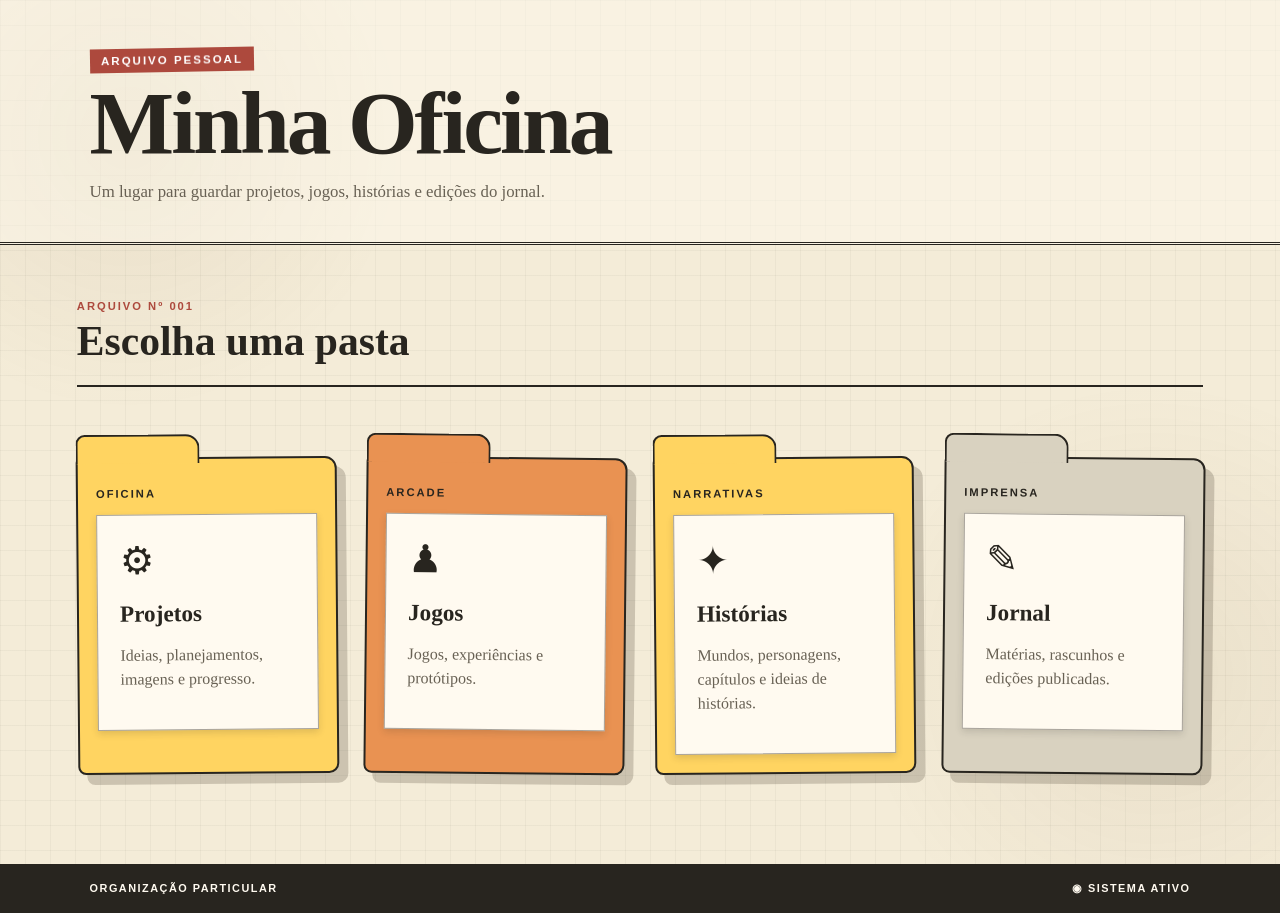
<file: index.html>
<!DOCTYPE html>
<html lang="pt-BR">
<head>
  <meta charset="UTF-8">
  <meta name="viewport" content="width=device-width, initial-scale=1.0">
  <title>Minha Oficina</title>
  <link rel="stylesheet" href="css/style.css">
</head>
<body class="pagina-inicial">
  <header class="cabecalho">
    <div>
      <p class="etiqueta">ARQUIVO PESSOAL</p>
      <h1>Minha Oficina</h1>
      <p class="subtitulo">Um lugar para guardar projetos, jogos, histórias e edições do jornal.</p>
    </div>
  </header>
  <main class="conteudo">
    <section>
      <div class="titulo-secao">
        <div>
          <p class="numero-arquivo">ARQUIVO Nº 001</p>
          <h2>Escolha uma pasta</h2>
        </div>
      </div>
      <div class="grade-pastas">
        <a class="pasta pasta-projetos" href="projetos/">
          <span class="aba-pasta">OFICINA</span>
          <div class="papel-interno">
            <span class="icone">⚙</span>
            <h3>Projetos</h3>
            <p>Ideias, planejamentos, imagens e progresso.</p>
          </div>
        </a>
        <a class="pasta pasta-jogos" href="jogos/">
          <span class="aba-pasta">ARCADE</span>
          <div class="papel-interno">
            <span class="icone">♟</span>
            <h3>Jogos</h3>
            <p>Jogos, experiências e protótipos.</p>
          </div>
        </a>
        <a class="pasta pasta-historias" href="historias/">
          <span class="aba-pasta">NARRATIVAS</span>
          <div class="papel-interno">
            <span class="icone">✦</span>
            <h3>Histórias</h3>
            <p>Mundos, personagens, capítulos e ideias de histórias.</p>
          </div>
        </a>
        <a class="pasta pasta-jornal" href="jornais/">
          <span class="aba-pasta">IMPRENSA</span>
          <div class="papel-interno">
            <span class="icone">✎</span>
            <h3>Jornal</h3>
            <p>Matérias, rascunhos e edições publicadas.</p>
          </div>
        </a>
      </div>
    </section>
  </main>
  <footer>
    <span>ORGANIZAÇÃO PARTICULAR</span>
    <span>◉ SISTEMA ATIVO</span>
  </footer>
</body>
</html>
</file>
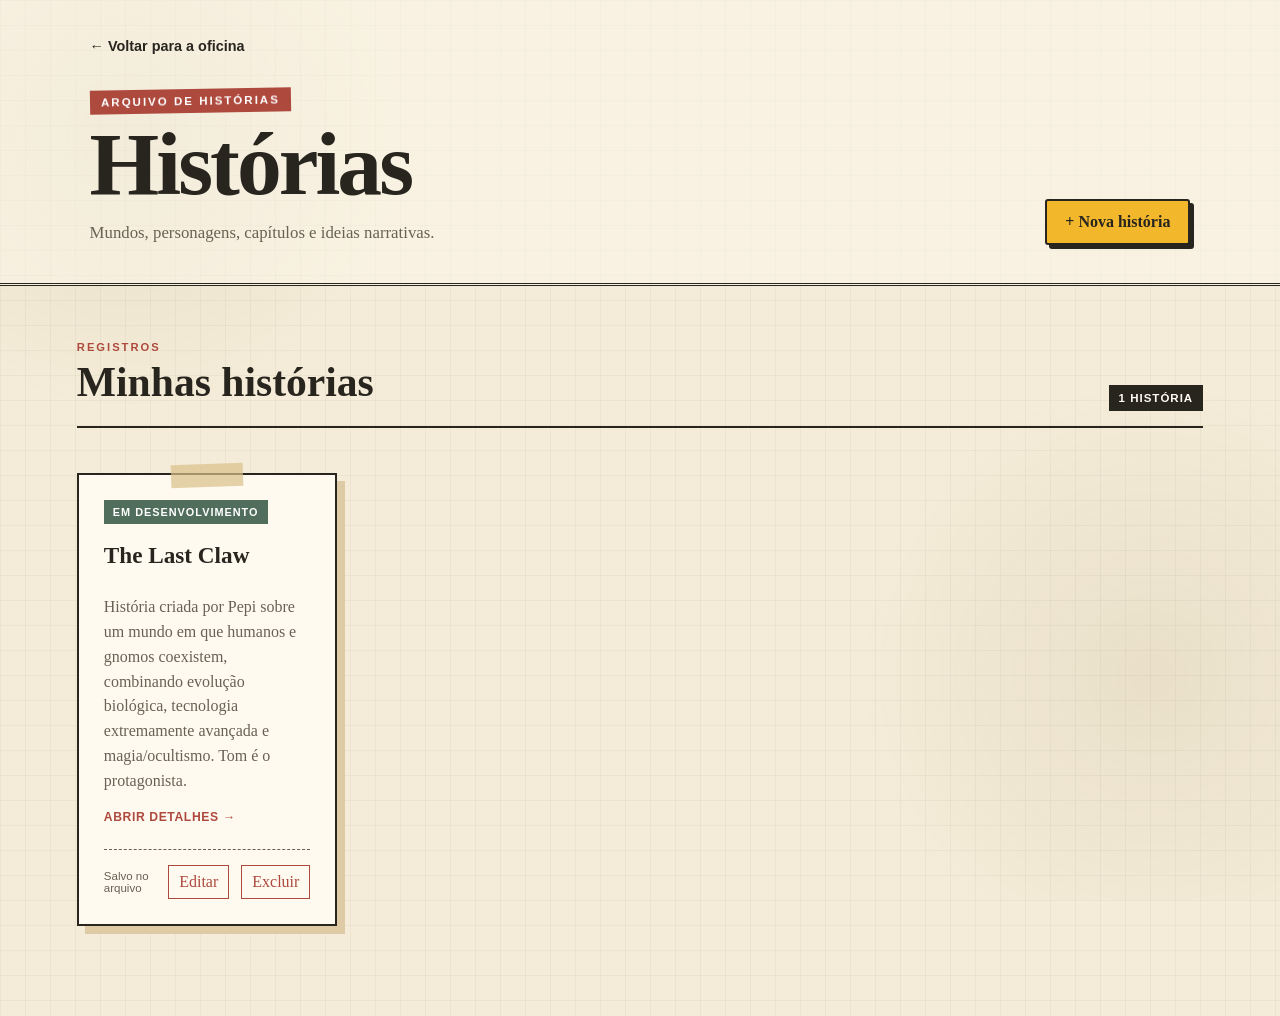
<file: historias/index.html>
<!DOCTYPE html>
<html lang="pt-BR"><head><meta charset="UTF-8"><meta name="viewport" content="width=device-width,initial-scale=1.0"><title>Histórias | Minha Oficina</title><link rel="stylesheet" href="../css/style.css"></head>
<body data-tipo="historias" data-fonte="../dados/historias.json"><header class="cabecalho"><div><a class="voltar" href="../index.html">← Voltar para a oficina</a><p class="etiqueta">ARQUIVO DE HISTÓRIAS</p><h1>Histórias</h1><p class="subtitulo">Mundos, personagens, capítulos e ideias narrativas.</p></div><button class="botao-novo" id="abrir-formulario">+ Nova história</button></header>
<main class="conteudo"><section><div class="titulo-secao"><div><p class="numero-arquivo">REGISTROS</p><h2>Minhas histórias</h2></div><span class="contador" id="contador">0 histórias</span></div><div id="lista-itens" class="grade-itens"></div><div id="lista-vazia" class="lista-vazia"><span>✦</span><h3>Nenhuma história arquivada</h3><p>Use o botão acima para criar o primeiro registro.</p></div></section></main>
<dialog id="formulario-dialogo"><form id="formulario-item"><div class="topo-formulario"><div><p class="numero-arquivo">NOVO REGISTRO</p><h2>Nova história</h2></div><button type="button" id="fechar-formulario" class="botao-fechar" aria-label="Fechar">×</button></div><label>Nome da história<input id="nome-item" type="text" maxlength="120" required></label><label>Descrição<textarea id="descricao-item" rows="6" maxlength="1500"></textarea></label><label>Status<select id="status-item"><option>Ideia</option><option>Planejamento</option><option>Em desenvolvimento</option><option>Pausado</option><option>Concluído</option></select></label><div class="acoes-formulario"><button type="button" class="botao-secundario" id="cancelar-formulario">Cancelar</button><button type="submit">Criar</button></div></form></dialog><script src="../js/app.js?v=20260912-historias"></script></body></html>
</file>
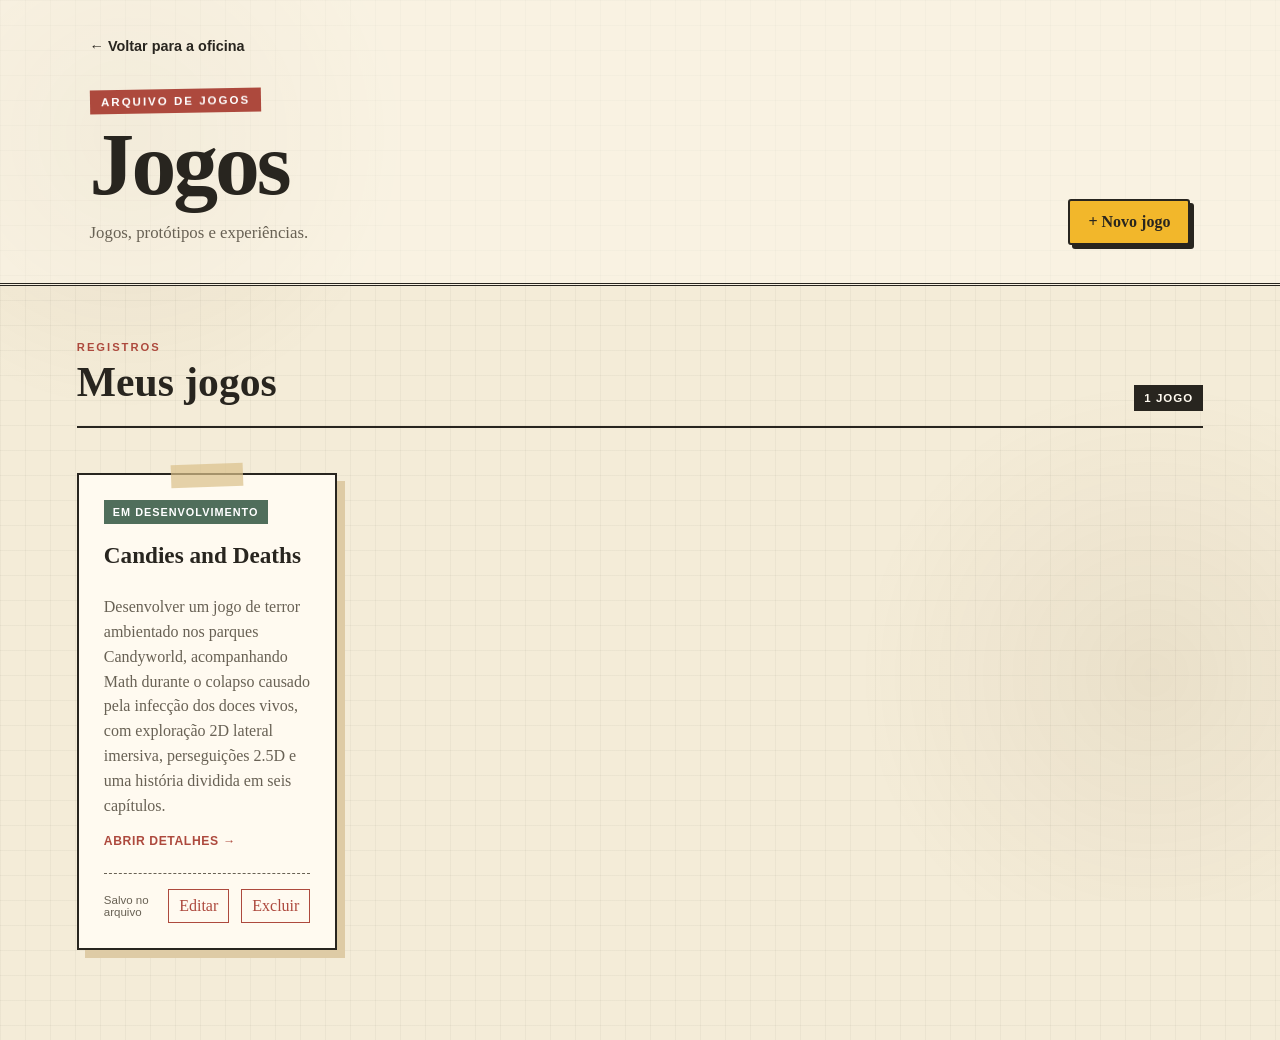
<file: jogos/index.html>
<!DOCTYPE html>
<html lang="pt-BR"><head><meta charset="UTF-8"><meta name="viewport" content="width=device-width,initial-scale=1.0"><title>Jogos | Minha Oficina</title><link rel="stylesheet" href="../css/style.css"></head>
<body data-tipo="jogos" data-fonte="../dados/jogos.json"><header class="cabecalho"><div><a class="voltar" href="../index.html">← Voltar para a oficina</a><p class="etiqueta">ARQUIVO DE JOGOS</p><h1>Jogos</h1><p class="subtitulo">Jogos, protótipos e experiências.</p></div><button class="botao-novo" id="abrir-formulario">+ Novo jogo</button></header>
<main class="conteudo"><section><div class="titulo-secao"><div><p class="numero-arquivo">REGISTROS</p><h2>Meus jogos</h2></div><span class="contador" id="contador">0 jogos</span></div><div id="lista-itens" class="grade-itens"></div><div id="lista-vazia" class="lista-vazia"><span>♟</span><h3>Nenhum jogo arquivado</h3><p>Use o botão acima para criar o primeiro registro.</p></div></section></main>
<dialog id="formulario-dialogo"><form id="formulario-item"><div class="topo-formulario"><div><p class="numero-arquivo">NOVO REGISTRO</p><h2>Novo jogo</h2></div><button type="button" id="fechar-formulario" class="botao-fechar" aria-label="Fechar">×</button></div><label>Nome do jogo<input id="nome-item" type="text" maxlength="120" required></label><label>Descrição<textarea id="descricao-item" rows="6" maxlength="1500"></textarea></label><label>Status<select id="status-item"><option>Ideia</option><option>Protótipo</option><option>Em desenvolvimento</option><option>Pausado</option><option>Finalizado</option></select></label><div class="acoes-formulario"><button type="button" class="botao-secundario" id="cancelar-formulario">Cancelar</button><button type="submit">Criar</button></div></form></dialog><script src="../js/app.js?v=20260912-3"></script></body></html>
</file>
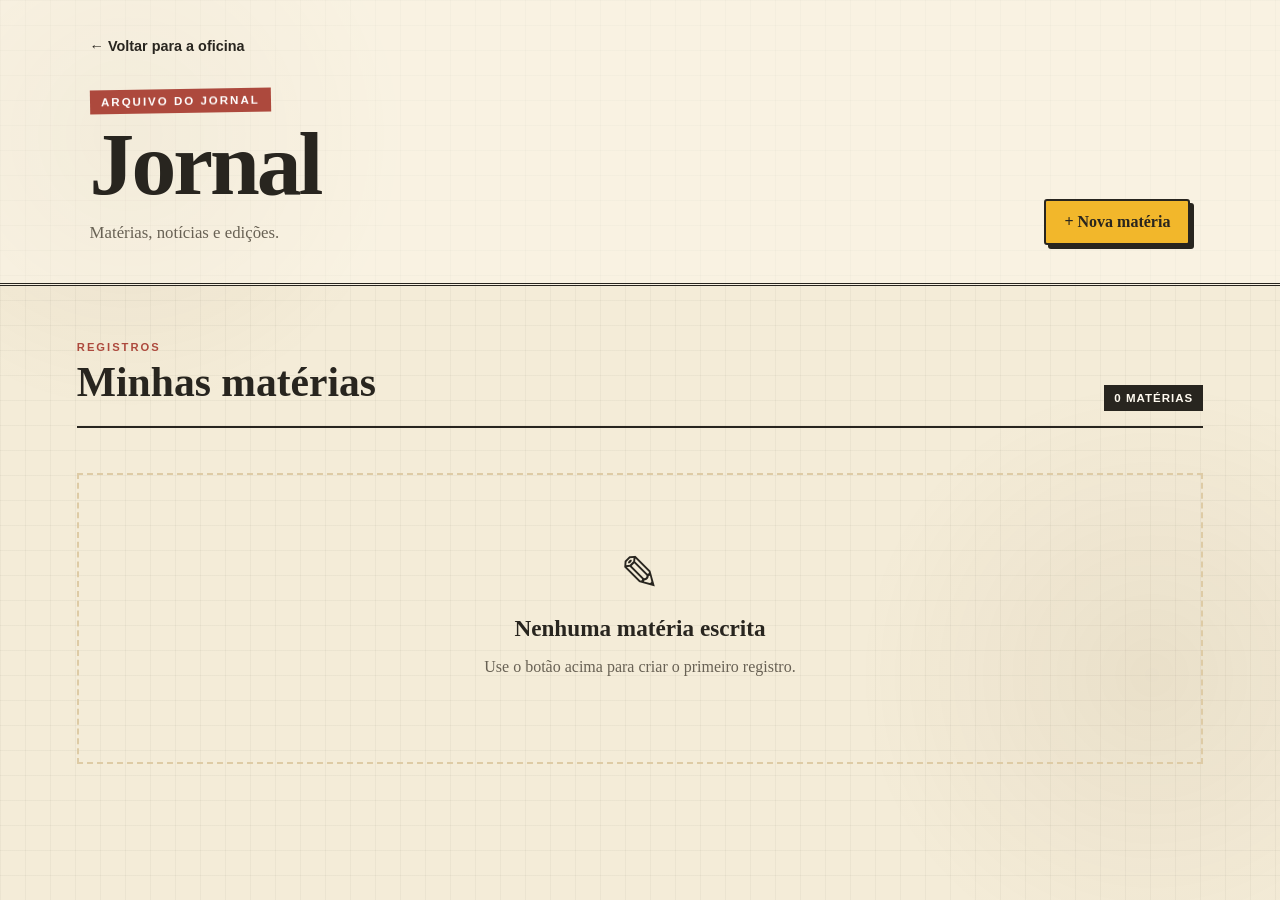
<file: jornais/index.html>
<!DOCTYPE html>
<html lang="pt-BR"><head><meta charset="UTF-8"><meta name="viewport" content="width=device-width,initial-scale=1.0"><title>Jornal | Minha Oficina</title><link rel="stylesheet" href="../css/style.css"></head>
<body data-tipo="jornal" data-fonte="../dados/jornal.json" class="pagina-jornal"><header class="cabecalho"><div><a class="voltar" href="../index.html">← Voltar para a oficina</a><p class="etiqueta">ARQUIVO DO JORNAL</p><h1>Jornal</h1><p class="subtitulo">Matérias, notícias e edições.</p></div><button class="botao-novo" id="abrir-formulario">+ Nova matéria</button></header>
<main class="conteudo"><section><div class="titulo-secao"><div><p class="numero-arquivo">REGISTROS</p><h2>Minhas matérias</h2></div><span class="contador" id="contador">0 matérias</span></div><div id="lista-itens" class="grade-itens grade-jornal"></div><div id="lista-vazia" class="lista-vazia"><span>✎</span><h3>Nenhuma matéria escrita</h3><p>Use o botão acima para criar o primeiro registro.</p></div></section></main>
<dialog id="formulario-dialogo"><form id="formulario-item"><div class="topo-formulario"><div><p class="numero-arquivo">NOVO REGISTRO</p><h2>Nova matéria</h2></div><button type="button" id="fechar-formulario" class="botao-fechar" aria-label="Fechar">×</button></div><label>Manchete<input id="nome-item" type="text" maxlength="120" required></label><label>Resumo<textarea id="descricao-item" rows="6" maxlength="1500"></textarea></label><label>Status<select id="status-item"><option>Rascunho</option><option>Em revisão</option><option>Pronta</option><option>Publicada</option></select></label><div class="acoes-formulario"><button type="button" class="botao-secundario" id="cancelar-formulario">Cancelar</button><button type="submit">Criar</button></div></form></dialog><script src="../js/app.js?v=20260912-3"></script></body></html>
</file>
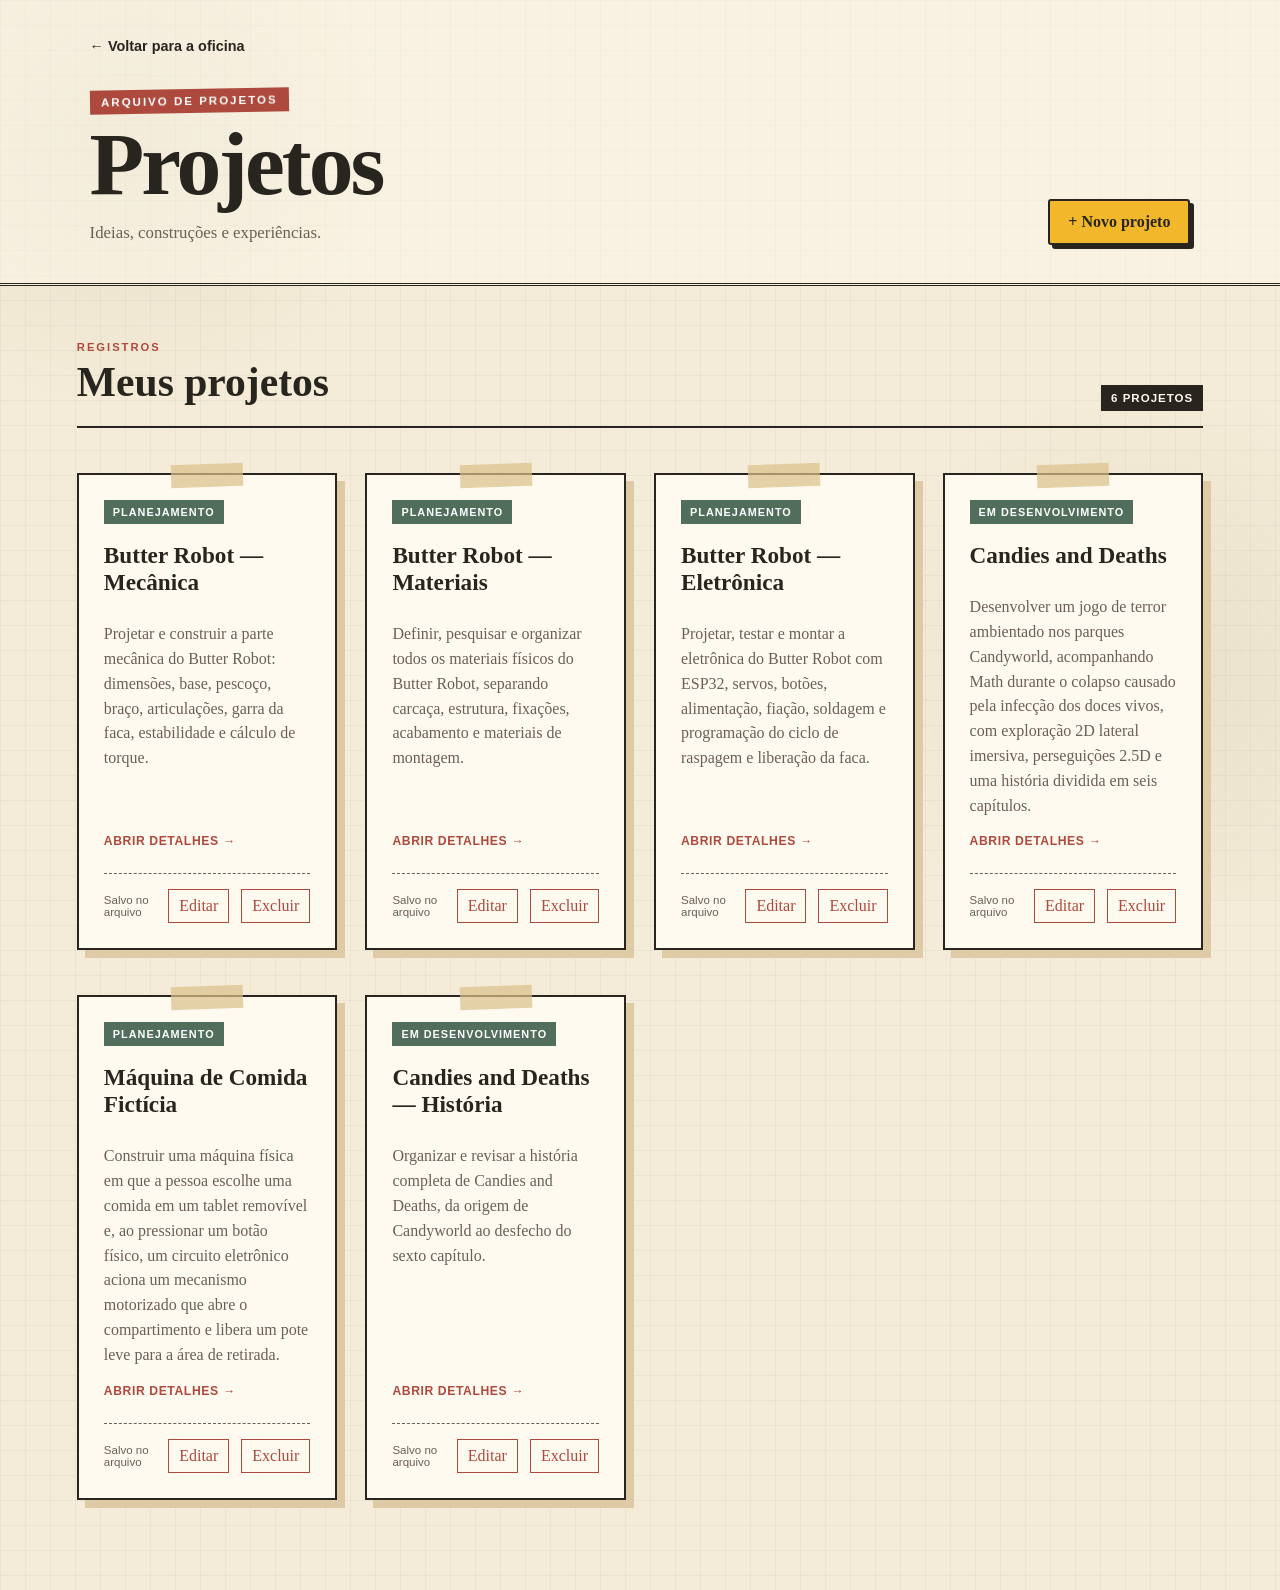
<file: projetos/index.html>
<!DOCTYPE html>
<html lang="pt-BR"><head><meta charset="UTF-8"><meta name="viewport" content="width=device-width,initial-scale=1.0"><title>Projetos | Minha Oficina</title><link rel="stylesheet" href="../css/style.css"></head>
<body data-tipo="projetos" data-fonte="../dados/projetos.json"><header class="cabecalho"><div><a class="voltar" href="../index.html">← Voltar para a oficina</a><p class="etiqueta">ARQUIVO DE PROJETOS</p><h1>Projetos</h1><p class="subtitulo">Ideias, construções e experiências.</p></div><button class="botao-novo" id="abrir-formulario">+ Novo projeto</button></header>
<main class="conteudo"><section><div class="titulo-secao"><div><p class="numero-arquivo">REGISTROS</p><h2>Meus projetos</h2></div><span class="contador" id="contador">0 projetos</span></div><div id="lista-itens" class="grade-itens"></div><div id="lista-vazia" class="lista-vazia"><span>⚙</span><h3>Nenhum projeto arquivado</h3><p>Use o botão acima para criar o primeiro registro.</p></div></section></main>
<dialog id="formulario-dialogo"><form id="formulario-item"><div class="topo-formulario"><div><p class="numero-arquivo">NOVO REGISTRO</p><h2>Novo projeto</h2></div><button type="button" id="fechar-formulario" class="botao-fechar" aria-label="Fechar">×</button></div><label>Nome do projeto<input id="nome-item" type="text" maxlength="120" required></label><label>Descrição<textarea id="descricao-item" rows="6" maxlength="1500"></textarea></label><label>Status<select id="status-item"><option>Ideia</option><option>Planejamento</option><option>Em andamento</option><option>Pausado</option><option>Concluído</option></select></label><div class="acoes-formulario"><button type="button" class="botao-secundario" id="cancelar-formulario">Cancelar</button><button type="submit">Criar</button></div></form></dialog><script src="../js/app.js?v=20260912-3"></script></body></html>
</file>
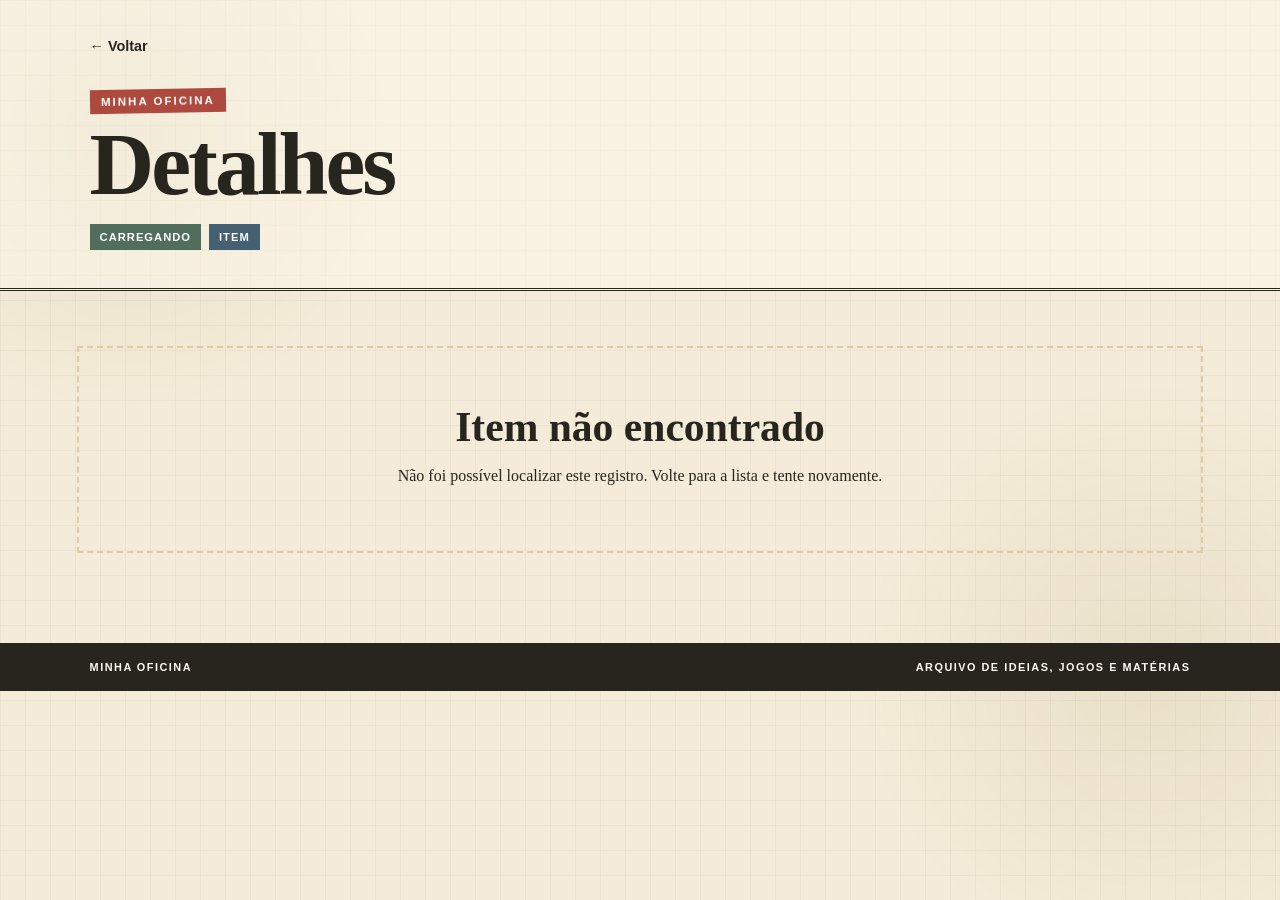
<file: detalhes.html>
<!DOCTYPE html>
<html lang="pt-BR">
<head>
  <meta charset="UTF-8">
  <meta name="viewport" content="width=device-width, initial-scale=1.0">
  <title>Detalhes | Minha Oficina</title>
  <link rel="stylesheet" href="css/style.css?v=20260912-editor-1">
</head>
<body>
  <header class="cabecalho cabecalho-projeto">
    <div class="identidade-projeto">
      <a class="voltar" id="voltar-lista" href="./">← Voltar</a>
      <span class="etiqueta">MINHA OFICINA</span>
      <h1 id="titulo-item">Detalhes</h1>
      <div class="metadados-projeto">
        <span class="selo-detalhe" id="status-item-detalhe">Carregando</span>
        <span class="selo-detalhe secundario" id="categoria-item">Item</span>
      </div>
    </div>
  </header>

  <main class="conteudo">
    <div id="detalhes-carregando" class="detalhes-carregando">Carregando detalhes...</div>
    <div id="detalhes-erro" class="detalhes-erro" hidden>
      <h2>Item não encontrado</h2>
      <p>Não foi possível localizar este registro. Volte para a lista e tente novamente.</p>
    </div>

    <article id="detalhes-item" hidden>
      <p class="objetivo-destaque" id="objetivo-item"></p>

      <nav class="abas-detalhe" aria-label="Seções do item">
        <button class="aba-detalhe ativa" type="button" data-painel="visao-geral">Visão geral</button>
        <button class="aba-detalhe" type="button" data-painel="conteudo-completo">Conteúdo completo</button>
        <button class="aba-detalhe" type="button" data-painel="etapas">Etapas</button>
        <button class="aba-detalhe" type="button" data-painel="materiais">Materiais</button>
        <button class="aba-detalhe" type="button" data-painel="imagens">Imagens</button>
        <button class="aba-detalhe" type="button" data-painel="anotacoes">Anotações</button>
      </nav>

      <section class="painel-detalhe ativo" id="visao-geral"></section>
      <section class="painel-detalhe" id="conteudo-completo"></section>
      <section class="painel-detalhe" id="etapas"></section>
      <section class="painel-detalhe" id="materiais"></section>
      <section class="painel-detalhe" id="imagens"></section>
      <section class="painel-detalhe" id="anotacoes"></section>
    </article>
  </main>

  <footer>
    <span>MINHA OFICINA</span>
    <span>ARQUIVO DE IDEIAS, JOGOS E MATÉRIAS</span>
  </footer>

  <script src="js/detalhes.js?v=20260912-pesquisa-1"></script>
</body>
</html>
</file>
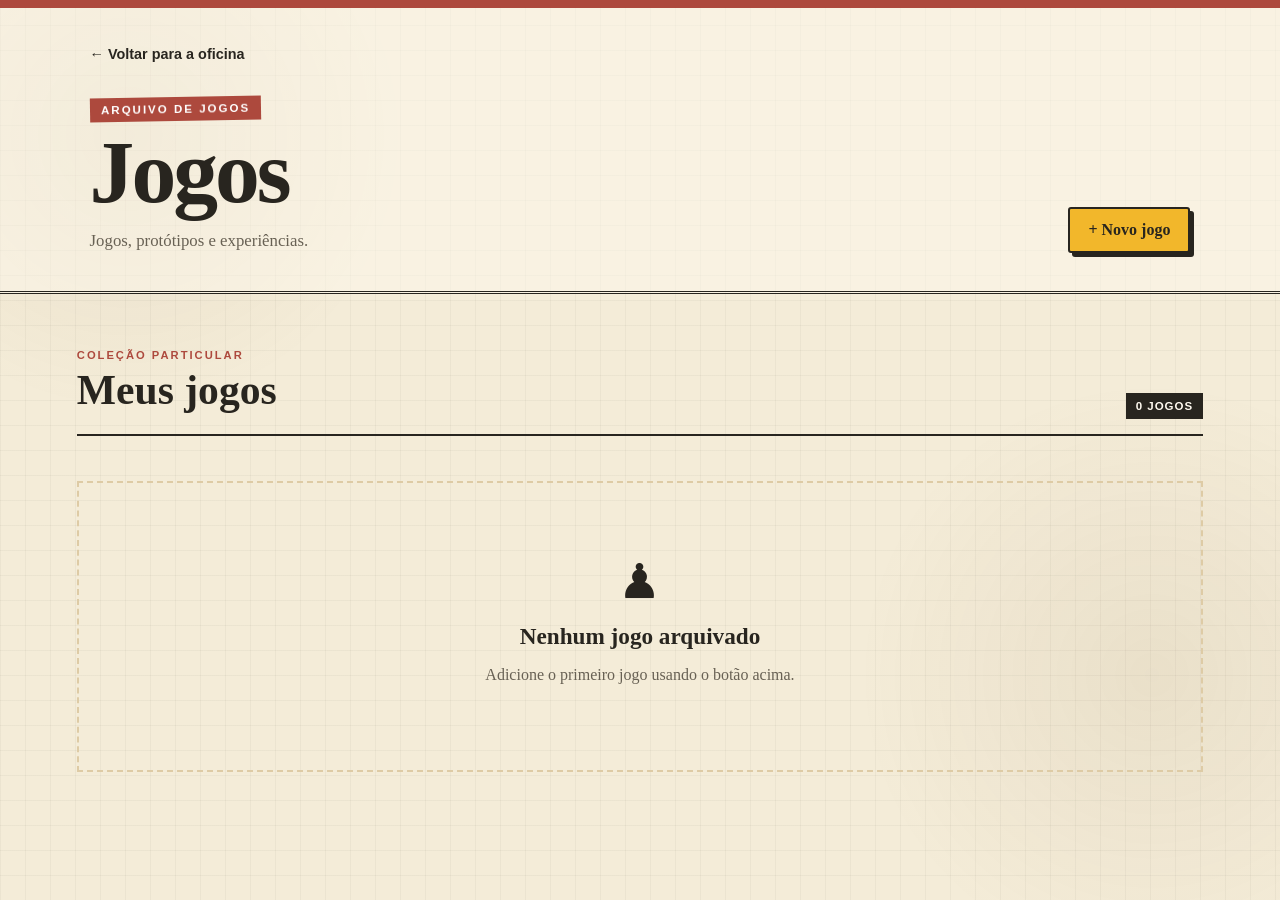
<file: jogos.html>
<!DOCTYPE html>
<html lang="pt-BR">
<head>
  <meta charset="UTF-8">
  <meta name="viewport" content="width=device-width, initial-scale=1.0">
  <title>Jogos | Minha Oficina</title>
  <link rel="stylesheet" href="css/style.css">
</head>

<body data-tipo="jogos">
  <header class="cabecalho cabecalho-jogos">
    <div>
      <a class="voltar" href="index.html">← Voltar para a oficina</a>
      <p class="etiqueta">ARQUIVO DE JOGOS</p>
      <h1>Jogos</h1>
      <p class="subtitulo">Jogos, protótipos e experiências.</p>
    </div>

    <button class="botao-novo" id="abrir-formulario">
      + Novo jogo
    </button>
  </header>

  <main class="conteudo">
    <section>
      <div class="titulo-secao">
        <div>
          <p class="numero-arquivo">COLEÇÃO PARTICULAR</p>
          <h2>Meus jogos</h2>
        </div>

        <span class="contador" id="contador">0 jogos</span>
      </div>

      <div id="lista-itens" class="grade-itens"></div>

      <div id="lista-vazia" class="lista-vazia">
        <span>♟</span>
        <h3>Nenhum jogo arquivado</h3>
        <p>Adicione o primeiro jogo usando o botão acima.</p>
      </div>
    </section>
  </main>

  <dialog id="formulario-dialogo">
    <form id="formulario-item">
      <div class="topo-formulario">
        <div>
          <p class="numero-arquivo">NOVO REGISTRO</p>
          <h2>Novo jogo</h2>
        </div>

        <button
          type="button"
          id="fechar-formulario"
          class="botao-fechar"
          aria-label="Fechar"
        >
          ×
        </button>
      </div>

      <label>
        Nome do jogo
        <input id="nome-item" type="text" maxlength="80" required>
      </label>

      <label>
        Descrição
        <textarea id="descricao-item" rows="5" maxlength="500"></textarea>
      </label>

      <label>
        Status
        <select id="status-item">
          <option value="Ideia">Ideia</option>
          <option value="Protótipo">Protótipo</option>
          <option value="Em desenvolvimento">Em desenvolvimento</option>
          <option value="Pausado">Pausado</option>
          <option value="Finalizado">Finalizado</option>
        </select>
      </label>

      <div class="acoes-formulario">
        <button type="button" class="botao-secundario" id="cancelar-formulario">
          Cancelar
        </button>

        <button type="submit">
          Criar jogo
        </button>
      </div>
    </form>
  </dialog>

  <script src="js/app.js"></script>
</body>
</html>
</file>
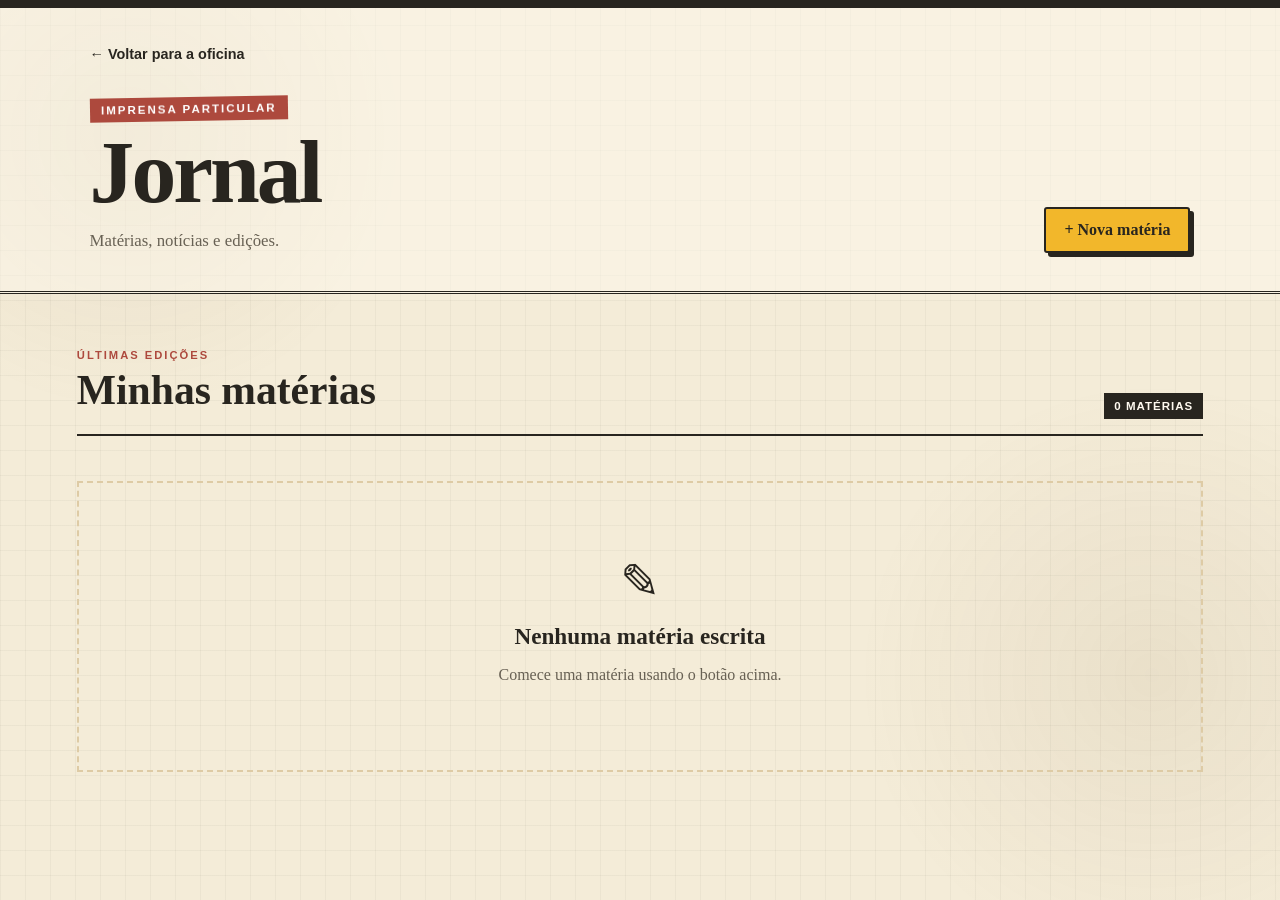
<file: jornal.html>
<!DOCTYPE html>
<html lang="pt-BR">
<head>
  <meta charset="UTF-8">
  <meta name="viewport" content="width=device-width, initial-scale=1.0">
  <title>Jornal | Minha Oficina</title>
  <link rel="stylesheet" href="css/style.css">
</head>

<body data-tipo="jornal" class="pagina-jornal">
  <header class="cabecalho cabecalho-jornal">
    <div>
      <a class="voltar" href="index.html">← Voltar para a oficina</a>
      <p class="etiqueta">IMPRENSA PARTICULAR</p>
      <h1>Jornal</h1>
      <p class="subtitulo">Matérias, notícias e edições.</p>
    </div>

    <button class="botao-novo" id="abrir-formulario">
      + Nova matéria
    </button>
  </header>

  <main class="conteudo">
    <section>
      <div class="titulo-secao titulo-jornal">
        <div>
          <p class="numero-arquivo">ÚLTIMAS EDIÇÕES</p>
          <h2>Minhas matérias</h2>
        </div>

        <span class="contador" id="contador">0 matérias</span>
      </div>

      <div id="lista-itens" class="grade-itens grade-jornal"></div>

      <div id="lista-vazia" class="lista-vazia">
        <span>✎</span>
        <h3>Nenhuma matéria escrita</h3>
        <p>Comece uma matéria usando o botão acima.</p>
      </div>
    </section>
  </main>

  <dialog id="formulario-dialogo">
    <form id="formulario-item">
      <div class="topo-formulario">
        <div>
          <p class="numero-arquivo">NOVA PUBLICAÇÃO</p>
          <h2>Nova matéria</h2>
        </div>

        <button
          type="button"
          id="fechar-formulario"
          class="botao-fechar"
          aria-label="Fechar"
        >
          ×
        </button>
      </div>

      <label>
        Manchete
        <input id="nome-item" type="text" maxlength="120" required>
      </label>

      <label>
        Resumo
        <textarea id="descricao-item" rows="7" maxlength="1000"></textarea>
      </label>

      <label>
        Situação
        <select id="status-item">
          <option value="Rascunho">Rascunho</option>
          <option value="Revisão">Em revisão</option>
          <option value="Pronta">Pronta</option>
          <option value="Publicada">Publicada</option>
        </select>
      </label>

      <div class="acoes-formulario">
        <button type="button" class="botao-secundario" id="cancelar-formulario">
          Cancelar
        </button>

        <button type="submit">
          Criar matéria
        </button>
      </div>
    </form>
  </dialog>

  <script src="js/app.js"></script>
</body>
</html>
</file>
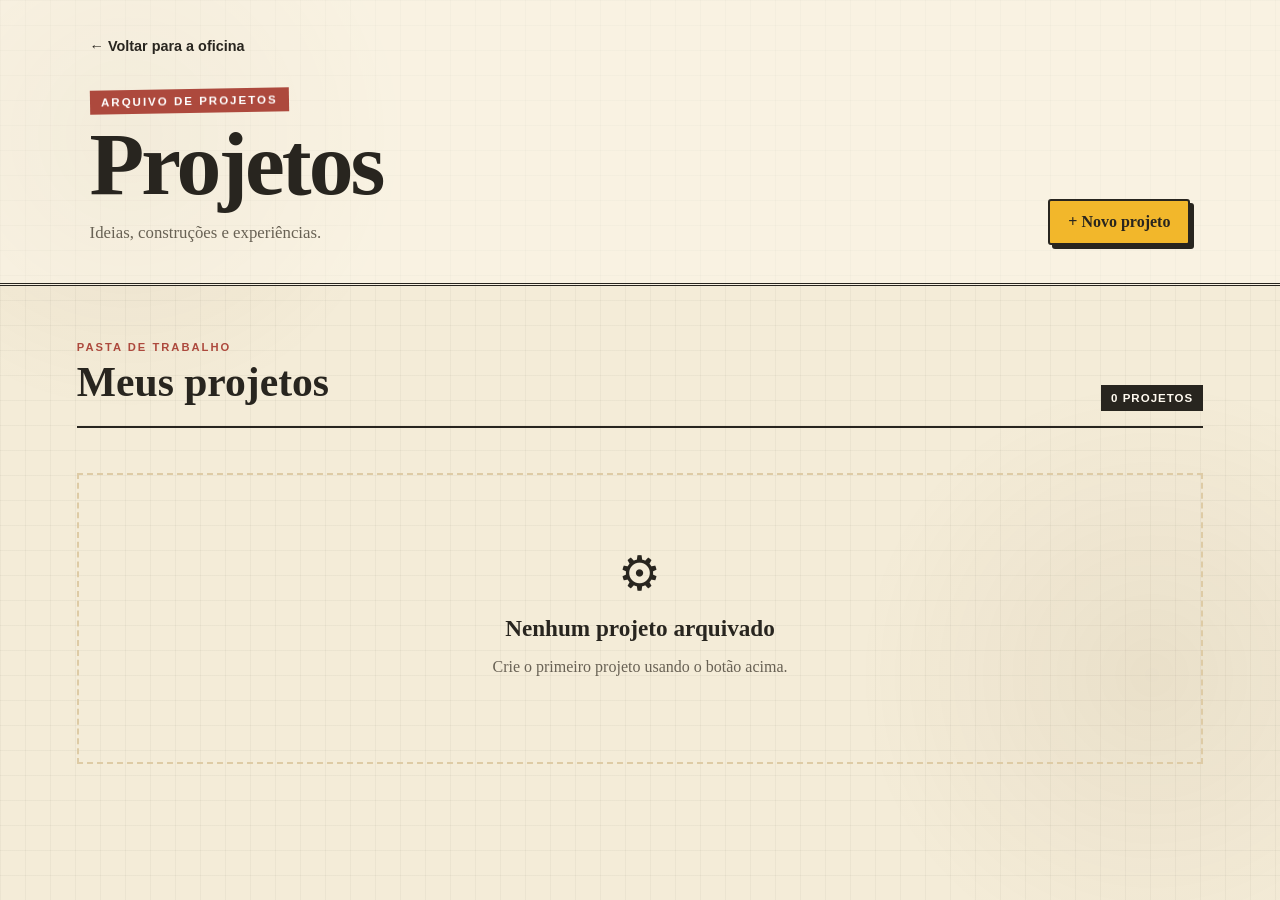
<file: projetos.html>
<!DOCTYPE html>
<html lang="pt-BR">
<head>
  <meta charset="UTF-8">
  <meta name="viewport" content="width=device-width, initial-scale=1.0">
  <title>Projetos | Minha Oficina</title>
  <link rel="stylesheet" href="css/style.css">
</head>

<body data-tipo="projetos">
  <header class="cabecalho">
    <div>
      <a class="voltar" href="index.html">← Voltar para a oficina</a>
      <p class="etiqueta">ARQUIVO DE PROJETOS</p>
      <h1>Projetos</h1>
      <p class="subtitulo">Ideias, construções e experiências.</p>
    </div>

    <button class="botao-novo" id="abrir-formulario">
      + Novo projeto
    </button>
  </header>

  <main class="conteudo">
    <section>
      <div class="titulo-secao">
        <div>
          <p class="numero-arquivo">PASTA DE TRABALHO</p>
          <h2>Meus projetos</h2>
        </div>

        <span class="contador" id="contador">0 projetos</span>
      </div>

      <div id="lista-itens" class="grade-itens"></div>

      <div id="lista-vazia" class="lista-vazia">
        <span>⚙</span>
        <h3>Nenhum projeto arquivado</h3>
        <p>Crie o primeiro projeto usando o botão acima.</p>
      </div>
    </section>
  </main>

  <dialog id="formulario-dialogo">
    <form id="formulario-item">
      <div class="topo-formulario">
        <div>
          <p class="numero-arquivo">NOVA PASTA</p>
          <h2>Novo projeto</h2>
        </div>

        <button
          type="button"
          id="fechar-formulario"
          class="botao-fechar"
          aria-label="Fechar"
        >
          ×
        </button>
      </div>

      <label>
        Nome do projeto
        <input id="nome-item" type="text" maxlength="80" required>
      </label>

      <label>
        Descrição
        <textarea id="descricao-item" rows="5" maxlength="500"></textarea>
      </label>

      <label>
        Status
        <select id="status-item">
          <option value="Ideia">Ideia</option>
          <option value="Planejamento">Planejamento</option>
          <option value="Em andamento">Em andamento</option>
          <option value="Pausado">Pausado</option>
          <option value="Concluído">Concluído</option>
        </select>
      </label>

      <div class="acoes-formulario">
        <button type="button" class="botao-secundario" id="cancelar-formulario">
          Cancelar
        </button>

        <button type="submit">
          Criar projeto
        </button>
      </div>
    </form>
  </dialog>

  <script src="js/app.js"></script>
</body>
</html>
</file>
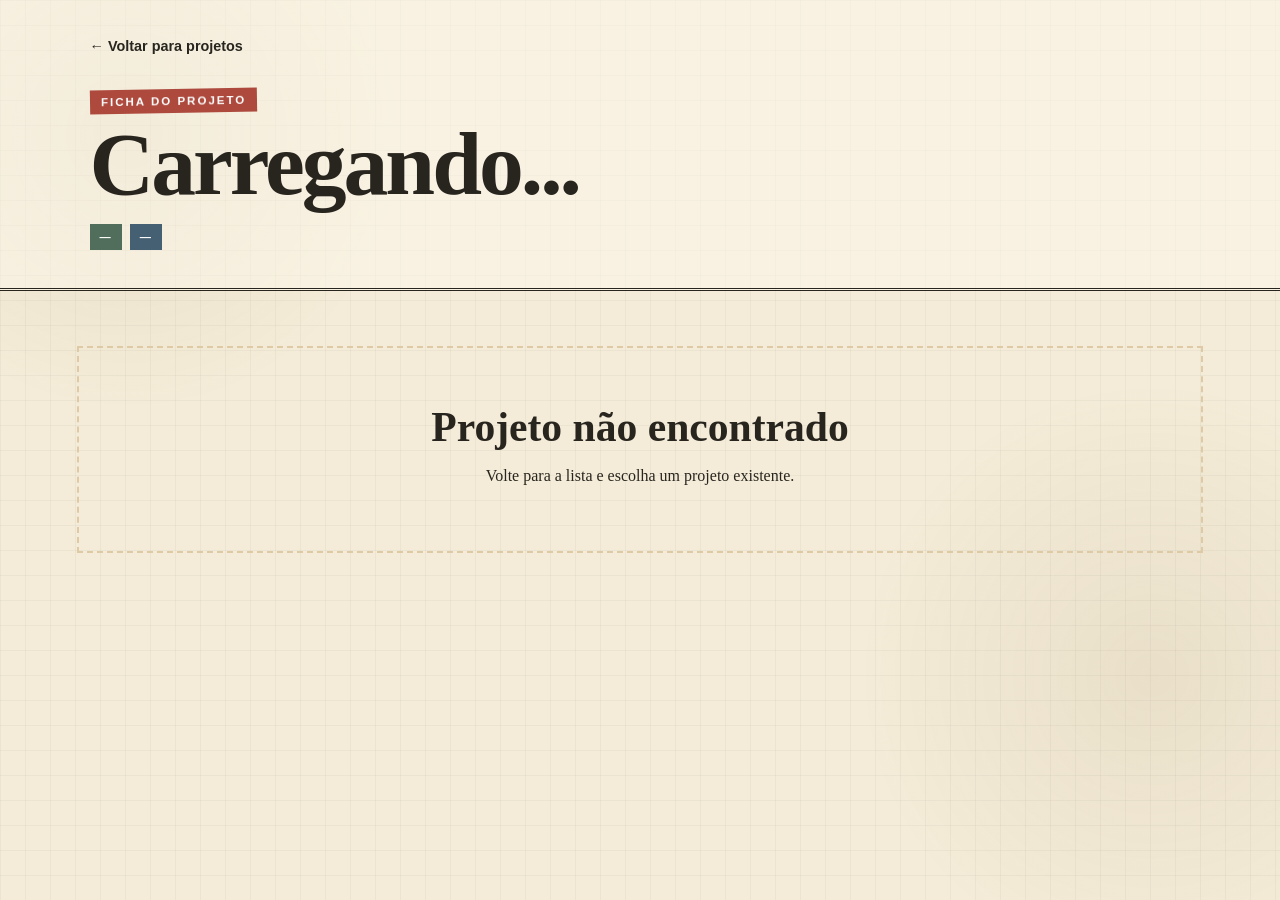
<file: projetos/detalhes.html>
<!DOCTYPE html>
<html lang="pt-BR">
<head>
  <meta charset="UTF-8">
  <meta name="viewport" content="width=device-width, initial-scale=1.0">
  <title>Detalhes do projeto | Minha Oficina</title>
  <link rel="stylesheet" href="../css/style.css?v=20260912-1">
</head>
<body>
  <header class="cabecalho cabecalho-projeto">
    <div class="identidade-projeto">
      <a class="voltar" href="./">← Voltar para projetos</a>
      <p class="etiqueta">FICHA DO PROJETO</p>
      <h1 id="titulo-projeto">Carregando...</h1>
      <div class="metadados-projeto">
        <span class="selo-detalhe" id="status-projeto">—</span>
        <span class="selo-detalhe secundario" id="categoria-projeto">—</span>
      </div>
    </div>
  </header>

  <main class="conteudo">
    <div id="detalhes-carregando" class="detalhes-carregando">Abrindo a ficha do projeto...</div>
    <div id="detalhes-erro" class="detalhes-erro" hidden>
      <h2>Projeto não encontrado</h2>
      <p>Volte para a lista e escolha um projeto existente.</p>
    </div>

    <article id="detalhes-projeto" hidden>
      <p class="objetivo-destaque" id="objetivo-projeto"></p>

      <nav class="abas-detalhes" aria-label="Detalhes do projeto">
        <button class="aba-detalhe ativa" data-painel="visao-geral">Visão geral</button>
        <button class="aba-detalhe" data-painel="etapas">Etapas</button>
        <button class="aba-detalhe" data-painel="materiais">Materiais</button>
        <button class="aba-detalhe" data-painel="imagens">Imagens</button>
        <button class="aba-detalhe" data-painel="anotacoes">Anotações</button>
      </nav>

      <section class="painel-detalhe ativo" id="visao-geral"></section>
      <section class="painel-detalhe" id="etapas"></section>
      <section class="painel-detalhe" id="materiais"></section>
      <section class="painel-detalhe" id="imagens"></section>
      <section class="painel-detalhe" id="anotacoes"></section>
    </article>
  </main>

  <script src="../js/detalhes.js?v=20260912-1"></script>
</body>
</html>
</file>
<file: css/style.css>
:root {
  --papel: #f4ecd8;
  --papel-claro: #fffaf0;
  --papel-escuro: #decba5;
  --tinta: #28251f;
  --tinta-suave: #686154;
  --amarelo: #f2b72b;
  --amarelo-claro: #ffd461;
  --laranja: #d77a27;
  --vermelho: #ad493d;
  --verde: #506e5b;
  --azul: #455f73;
  --sombra: rgba(48, 39, 23, 0.2);
}

* {
  box-sizing: border-box;
}

html {
  scroll-behavior: smooth;
}

body {
  margin: 0;
  min-height: 100vh;
  color: var(--tinta);
  background:
    linear-gradient(rgba(58, 48, 33, 0.045) 1px, transparent 1px),
    linear-gradient(90deg, rgba(58, 48, 33, 0.045) 1px, transparent 1px),
    var(--papel);
  background-size: 25px 25px;
  font-family: Georgia, "Times New Roman", serif;
}

body::before {
  content: "";
  position: fixed;
  inset: 0;
  z-index: -1;
  pointer-events: none;
  background:
    radial-gradient(circle at 10% 15%, rgba(120, 83, 36, 0.08), transparent 20%),
    radial-gradient(circle at 90% 75%, rgba(120, 83, 36, 0.08), transparent 22%);
}

button,
input,
textarea,
select {
  font: inherit;
}

button,
a {
  -webkit-tap-highlight-color: transparent;
}

.cabecalho {
  display: flex;
  align-items: flex-end;
  justify-content: space-between;
  gap: 30px;
  padding: 38px 7%;
  border-bottom: 3px double var(--tinta);
  background: rgba(255, 250, 240, 0.45);
}

.cabecalho-jogos {
  border-top: 8px solid var(--vermelho);
}

.cabecalho-jornal {
  border-top: 8px solid var(--tinta);
}

h1,
h2,
h3,
p {
  overflow-wrap: anywhere;
}

h1 {
  margin: 8px 0;
  font-size: clamp(2.6rem, 7vw, 5.8rem);
  line-height: 0.95;
  letter-spacing: -3px;
}

h2 {
  margin: 5px 0;
  font-size: clamp(1.7rem, 4vw, 2.6rem);
}

h3 {
  margin: 0;
  font-size: 1.45rem;
}

.subtitulo {
  max-width: 650px;
  margin: 14px 0 0;
  color: var(--tinta-suave);
  font-size: 1.05rem;
  line-height: 1.5;
}

.etiqueta {
  display: inline-block;
  margin: 10px 0 0;
  padding: 6px 11px;
  color: white;
  background: var(--vermelho);
  font: bold 0.72rem Arial, sans-serif;
  letter-spacing: 2px;
  transform: rotate(-1deg);
}

.voltar {
  display: block;
  width: fit-content;
  margin-bottom: 25px;
  color: var(--tinta);
  font-family: Arial, sans-serif;
  font-size: 0.9rem;
  font-weight: bold;
  text-decoration: none;
}

.voltar:hover {
  text-decoration: underline;
}

.conteudo {
  width: min(1200px, 88%);
  margin: 0 auto;
  padding: 55px 0 90px;
}

.titulo-secao {
  display: flex;
  align-items: flex-end;
  justify-content: space-between;
  gap: 20px;
  margin-bottom: 45px;
  padding-bottom: 15px;
  border-bottom: 2px solid var(--tinta);
}

.numero-arquivo {
  margin: 0 0 5px;
  color: var(--vermelho);
  font: bold 0.7rem Arial, sans-serif;
  letter-spacing: 2px;
}

.contador {
  padding: 7px 10px;
  color: var(--papel-claro);
  background: var(--tinta);
  font: bold 0.72rem Arial, sans-serif;
  letter-spacing: 1px;
  text-transform: uppercase;
}

.botao-novo,
form button {
  padding: 12px 18px;
  color: var(--tinta);
  background: var(--amarelo);
  border: 2px solid var(--tinta);
  border-radius: 3px;
  box-shadow: 4px 4px 0 var(--tinta);
  font-weight: bold;
  cursor: pointer;
}

.botao-novo:hover,
form button:hover {
  transform: translate(-2px, -2px);
  box-shadow: 6px 6px 0 var(--tinta);
}

.grade-pastas,
.grade-itens {
  display: grid;
  grid-template-columns: repeat(auto-fill, minmax(245px, 1fr));
  gap: 45px 28px;
}

.pasta {
  position: relative;
  display: block;
  min-height: 230px;
  margin-top: 25px;
  padding: 28px 18px 18px;
  color: var(--tinta);
  background: var(--amarelo-claro);
  border: 2px solid var(--tinta);
  border-radius: 5px 12px 10px 8px;
  box-shadow: 9px 10px 0 var(--sombra);
  text-decoration: none;
  transition: 160ms ease;
}

.pasta::before {
  content: "";
  position: absolute;
  top: -25px;
  left: -2px;
  width: 120px;
  height: 27px;
  background: inherit;
  border: 2px solid var(--tinta);
  border-bottom: 0;
  border-radius: 9px 14px 0 0;
}

.pasta:nth-child(even) {
  transform: rotate(0.6deg);
}

.pasta:nth-child(odd) {
  transform: rotate(-0.5deg);
}

.pasta:hover {
  z-index: 2;
  transform: translateY(-8px) rotate(0deg);
  box-shadow: 13px 16px 0 var(--sombra);
}

.pasta-jogos {
  background: #e99252;
}

.pasta-jornal {
  background: #d9d2c0;
}

.aba-pasta {
  position: relative;
  z-index: 1;
  display: block;
  margin-bottom: 15px;
  font: bold 0.7rem Arial, sans-serif;
  letter-spacing: 2px;
}

.papel-interno {
  min-height: 170px;
  padding: 22px;
  background: var(--papel-claro);
  border: 1px solid rgba(40, 37, 31, 0.4);
  box-shadow: 0 3px 7px rgba(40, 37, 31, 0.15);
}

.papel-interno p {
  color: var(--tinta-suave);
  line-height: 1.5;
}

.icone {
  display: block;
  margin-bottom: 18px;
  font-size: 2.4rem;
}

.cartao {
  position: relative;
  display: flex;
  min-height: 230px;
  flex-direction: column;
  padding: 25px;
  background: var(--papel-claro);
  border: 2px solid var(--tinta);
  box-shadow: 8px 8px 0 var(--papel-escuro);
}

.cartao::before {
  content: "";
  position: absolute;
  top: -11px;
  left: 50%;
  width: 72px;
  height: 23px;
  background: rgba(218, 193, 139, 0.7);
  transform: translateX(-50%) rotate(-2deg);
}

.cartao h3 {
  margin: 18px 0 10px;
}

.descricao-cartao {
  flex: 1;
  color: var(--tinta-suave);
  line-height: 1.55;
  white-space: pre-wrap;
}

.rodape-cartao {
  display: flex;
  align-items: center;
  justify-content: space-between;
  gap: 12px;
  margin-top: 25px;
  padding-top: 15px;
  border-top: 1px dashed var(--tinta-suave);
}

.status {
  display: inline-block;
  align-self: flex-start;
  padding: 6px 9px;
  color: white;
  background: var(--verde);
  font: bold 0.68rem Arial, sans-serif;
  letter-spacing: 1px;
  text-transform: uppercase;
}

.data-item {
  color: var(--tinta-suave);
  font: 0.72rem Arial, sans-serif;
}

.botao-excluir {
  padding: 7px 10px;
  color: var(--vermelho);
  background: transparent;
  border: 1px solid var(--vermelho);
  cursor: pointer;
}

.botao-excluir:hover {
  color: white;
  background: var(--vermelho);
}

.grade-jornal .cartao {
  border-top: 8px solid var(--tinta);
}

.grade-jornal .cartao h3 {
  font-size: 1.8rem;
  line-height: 1.05;
}

.lista-vazia {
  padding: 70px 25px;
  text-align: center;
  color: var(--tinta-suave);
  border: 2px dashed var(--papel-escuro);
}

.lista-vazia span {
  display: block;
  margin-bottom: 14px;
  color: var(--tinta);
  font-size: 3rem;
}

.lista-vazia h3 {
  color: var(--tinta);
}

.lista-vazia.escondida {
  display: none;
}

dialog {
  width: min(560px, 92%);
  max-height: 90vh;
  padding: 0;
  color: var(--tinta);
  background: var(--papel);
  border: 2px solid var(--tinta);
  box-shadow: 12px 12px 0 var(--tinta);
}

dialog::backdrop {
  background: rgba(25, 23, 19, 0.7);
  backdrop-filter: blur(2px);
}

form {
  display: grid;
  gap: 20px;
  padding: 30px;
}

.topo-formulario {
  display: flex;
  align-items: flex-start;
  justify-content: space-between;
  gap: 20px;
  padding-bottom: 15px;
  border-bottom: 2px solid var(--tinta);
}

.botao-fechar {
  padding: 4px 11px;
  color: white;
  background: var(--vermelho);
  box-shadow: 3px 3px 0 var(--tinta);
  font-size: 1.3rem;
}

label {
  display: grid;
  gap: 8px;
  font-weight: bold;
}

input,
textarea,
select {
  width: 100%;
  padding: 12px;
  color: var(--tinta);
  background: var(--papel-claro);
  border: 2px solid var(--tinta);
  border-radius: 0;
  outline: none;
}

textarea {
  resize: vertical;
}

input:focus,
textarea:focus,
select:focus {
  box-shadow: 4px 4px 0 var(--amarelo);
}

.acoes-formulario {
  display: flex;
  justify-content: flex-end;
  gap: 14px;
  margin-top: 5px;
}

.botao-secundario {
  background: var(--papel-claro);
}

footer {
  display: flex;
  justify-content: space-between;
  gap: 20px;
  padding: 18px 7%;
  color: var(--papel-claro);
  background: var(--tinta);
  font: bold 0.68rem Arial, sans-serif;
  letter-spacing: 1.5px;
}

@media (max-width: 700px) {
  .cabecalho {
    align-items: flex-start;
    flex-direction: column;
    padding: 30px 6%;
  }

  h1 {
    letter-spacing: -2px;
  }

  .botao-novo {
    width: 100%;
  }

  .conteudo {
    width: 88%;
    padding-top: 40px;
  }

  .titulo-secao {
    align-items: flex-start;
    flex-direction: column;
  }

  .grade-pastas,
  .grade-itens {
    grid-template-columns: 1fr;
  }

  .acoes-formulario {
    flex-direction: column-reverse;
  }

  .acoes-formulario button {
    width: 100%;
  }

  footer {
    align-items: flex-start;
    flex-direction: column;
  }
}


/* Página de detalhes do projeto */
.cartao-clicavel {
  cursor: pointer;
  transition: transform 160ms ease, box-shadow 160ms ease;
}

.cartao-clicavel:hover,
.cartao-clicavel:focus-visible {
  transform: translateY(-5px);
  box-shadow: 12px 13px 0 var(--papel-escuro);
  outline: none;
}

.dica-detalhes {
  color: var(--vermelho);
  font: bold 0.76rem Arial, sans-serif;
  letter-spacing: 0.6px;
  text-transform: uppercase;
}

.detalhes-carregando,
.detalhes-erro {
  padding: 50px 24px;
  text-align: center;
  border: 2px dashed var(--papel-escuro);
}

.cabecalho-projeto {
  align-items: flex-start;
}

.identidade-projeto {
  max-width: 820px;
}

.metadados-projeto {
  display: flex;
  flex-wrap: wrap;
  gap: 8px;
  margin-top: 18px;
}

.selo-detalhe {
  padding: 7px 10px;
  color: white;
  background: var(--verde);
  font: bold 0.7rem Arial, sans-serif;
  letter-spacing: 1px;
  text-transform: uppercase;
}

.selo-detalhe.secundario {
  background: var(--azul);
}

.objetivo-destaque {
  margin: 0 0 35px;
  padding: 24px 28px;
  background: var(--papel-claro);
  border-left: 8px solid var(--amarelo);
  box-shadow: 6px 6px 0 var(--papel-escuro);
  font-size: 1.15rem;
  line-height: 1.65;
}

.abas-detalhes {
  display: flex;
  gap: 8px;
  margin-bottom: 28px;
  padding-bottom: 12px;
  overflow-x: auto;
  border-bottom: 2px solid var(--tinta);
}

.aba-detalhe {
  flex: 0 0 auto;
  padding: 10px 14px;
  color: var(--tinta);
  background: var(--papel-claro);
  border: 2px solid var(--tinta);
  box-shadow: none;
  font: bold 0.76rem Arial, sans-serif;
  letter-spacing: 0.6px;
  cursor: pointer;
}

.aba-detalhe.ativa {
  background: var(--amarelo);
  box-shadow: 3px 3px 0 var(--tinta);
}

.painel-detalhe {
  display: none;
}

.painel-detalhe.ativo {
  display: block;
}

.grade-detalhes {
  display: grid;
  grid-template-columns: repeat(auto-fit, minmax(270px, 1fr));
  gap: 22px;
}

.bloco-detalhe {
  padding: 24px;
  background: var(--papel-claro);
  border: 2px solid var(--tinta);
  box-shadow: 6px 6px 0 var(--papel-escuro);
}

.bloco-detalhe h3 {
  margin-bottom: 14px;
}

.bloco-detalhe p,
.bloco-detalhe li {
  color: var(--tinta-suave);
  line-height: 1.55;
}

.bloco-detalhe ul,
.bloco-detalhe ol {
  margin: 12px 0 0;
  padding-left: 22px;
}

.lista-etapas {
  display: grid;
  gap: 14px;
  padding: 0;
  list-style: none;
}

.etapa-projeto {
  display: grid;
  grid-template-columns: auto 1fr auto;
  gap: 15px;
  align-items: start;
  padding: 18px;
  background: var(--papel-claro);
  border: 2px solid var(--tinta);
}

.numero-etapa {
  display: grid;
  width: 36px;
  height: 36px;
  place-items: center;
  color: white;
  background: var(--tinta);
  font-weight: bold;
}

.estado-etapa {
  padding: 5px 8px;
  color: white;
  background: var(--verde);
  font: bold 0.65rem Arial, sans-serif;
  text-transform: uppercase;
}

.lista-materiais {
  display: grid;
  grid-template-columns: repeat(auto-fit, minmax(230px, 1fr));
  gap: 14px;
  padding: 0;
  list-style: none;
}

.material-item {
  padding: 17px;
  background: var(--papel-claro);
  border: 1px solid var(--tinta);
}

@media (max-width: 700px) {
  .etapa-projeto {
    grid-template-columns: auto 1fr;
  }

  .estado-etapa {
    grid-column: 2;
    justify-self: start;
  }
}

/* Pesquisa de materiais com Gemini */
.pesquisa-materiais {
  margin-bottom: 28px;
  padding: 26px;
  background: #fff3c9;
  border: 2px solid var(--tinta);
  box-shadow: 7px 7px 0 var(--amarelo);
}

.pesquisa-materiais h3 {
  margin: 7px 0;
}

.pesquisa-materiais > p {
  color: var(--tinta-suave);
}

.etiqueta-pesquisa {
  margin: 0;
  color: var(--vermelho);
  font: bold 0.68rem Arial, sans-serif;
  letter-spacing: 2px;
}

.form-pesquisa-material {
  display: block;
  padding: 12px 0 0;
}

.linha-pesquisa {
  display: grid;
  grid-template-columns: 1fr auto;
  gap: 10px;
  margin-top: 8px;
}

.linha-pesquisa button:disabled {
  cursor: wait;
  opacity: 0.65;
}

.grade-produtos {
  display: grid;
  grid-template-columns: repeat(auto-fit, minmax(210px, 1fr));
  gap: 16px;
  margin-top: 24px;
}

.produto-encontrado {
  overflow: hidden;
  background: var(--papel-claro);
  border: 2px solid var(--tinta);
}

.imagem-produto {
  display: block;
  width: 100%;
  height: 165px;
  object-fit: contain;
  background: white;
  border-bottom: 1px solid var(--papel-escuro);
}

.imagem-produto.sem-imagem {
  display: grid;
  place-items: center;
  color: var(--tinta-suave);
  font: bold 0.7rem Arial, sans-serif;
  letter-spacing: 1px;
}

.dados-produto {
  display: grid;
  gap: 9px;
  padding: 16px;
}

.dados-produto h4,
.dados-produto p {
  margin: 0;
}

.dados-produto small,
.dados-produto p,
.nota-precos {
  color: var(--tinta-suave);
}

.preco-produto {
  color: var(--verde);
  font-size: 1.2rem;
}

.link-produto {
  width: fit-content;
  color: var(--vermelho);
  font-weight: bold;
}

.link-indisponivel,
.aviso-pesquisa,
.erro-pesquisa {
  display: block;
  margin-top: 18px;
  padding: 12px;
  background: var(--papel-claro);
}

.erro-pesquisa {
  color: var(--vermelho);
  border-left: 5px solid var(--vermelho);
}

.nota-precos {
  font-size: 0.82rem;
}

@media (max-width: 700px) {
  .linha-pesquisa {
    grid-template-columns: 1fr;
  }
}


.botao-externo {
  padding: 12px 14px;
  color: var(--tinta);
  background: var(--papel-claro);
  border: 2px solid var(--tinta);
  font-weight: bold;
  cursor: pointer;
}

.botao-externo:hover {
  background: var(--amarelo-claro);
}
</file>
